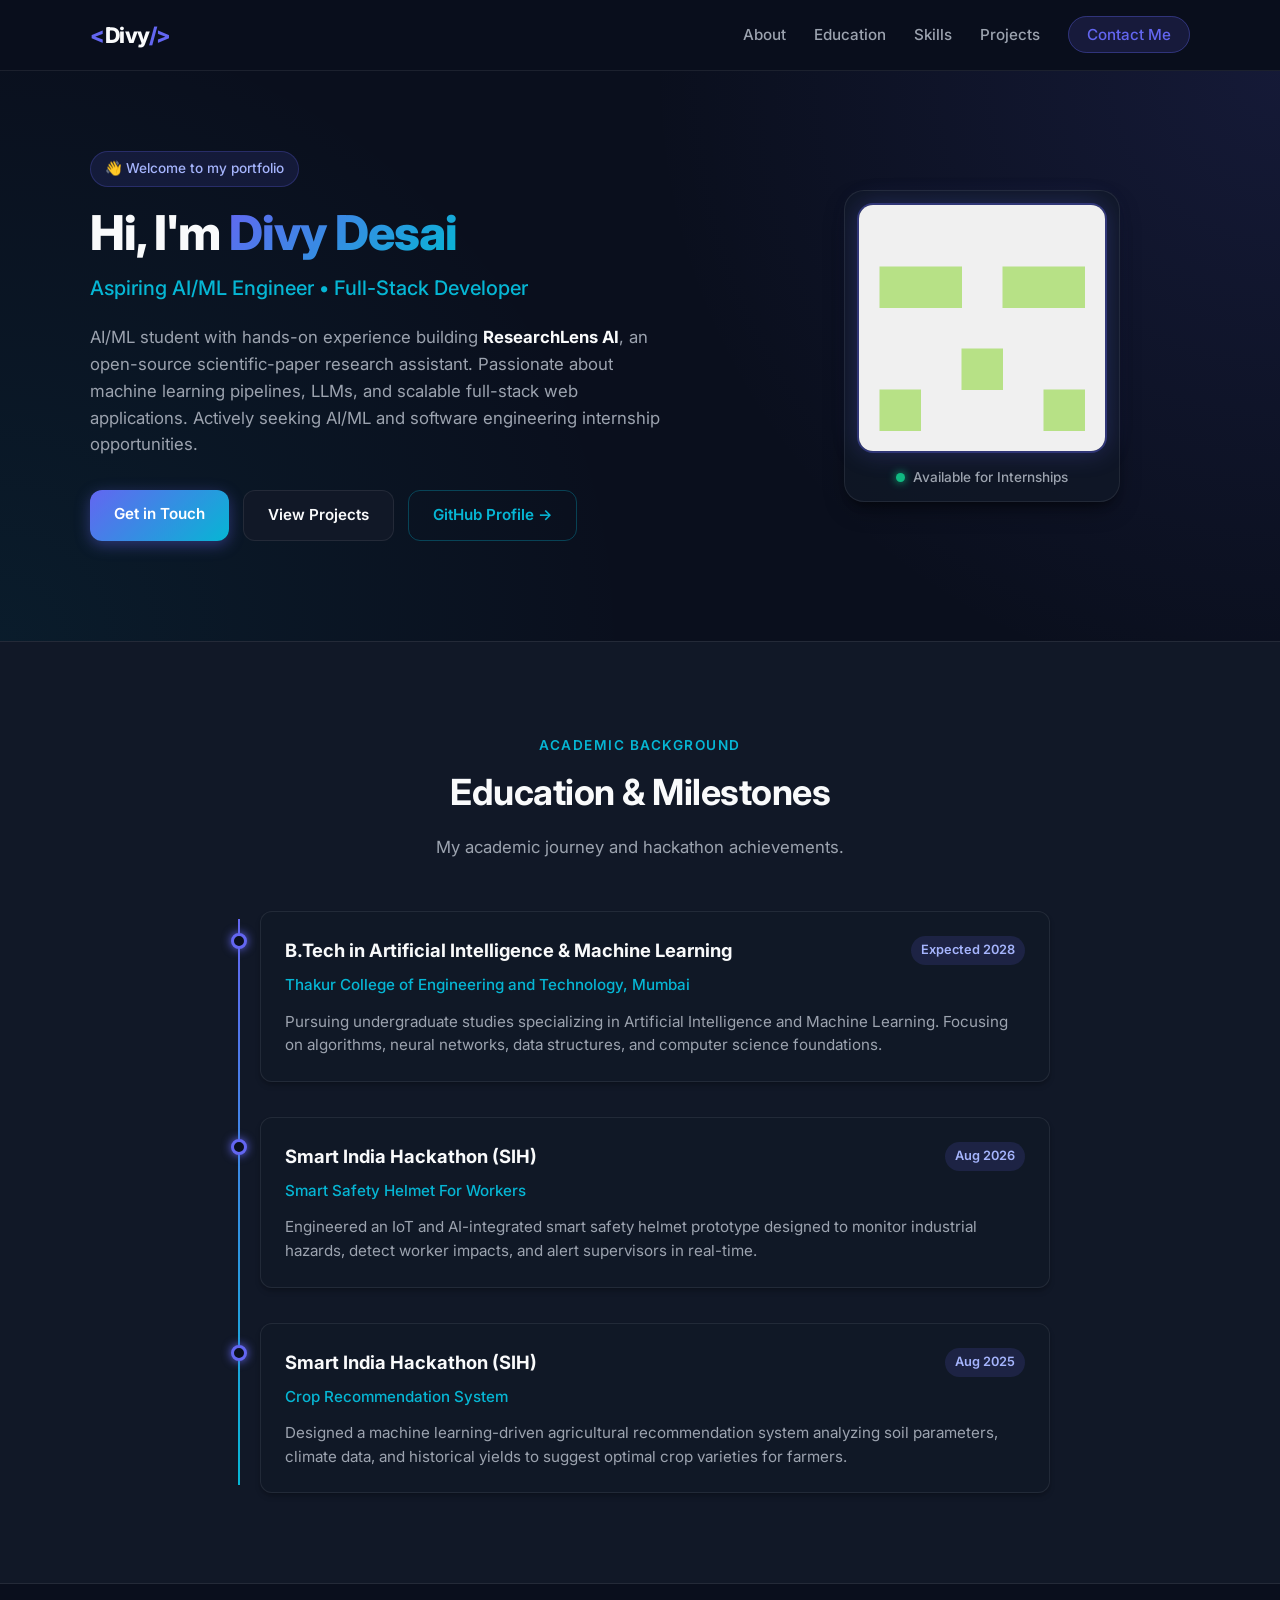
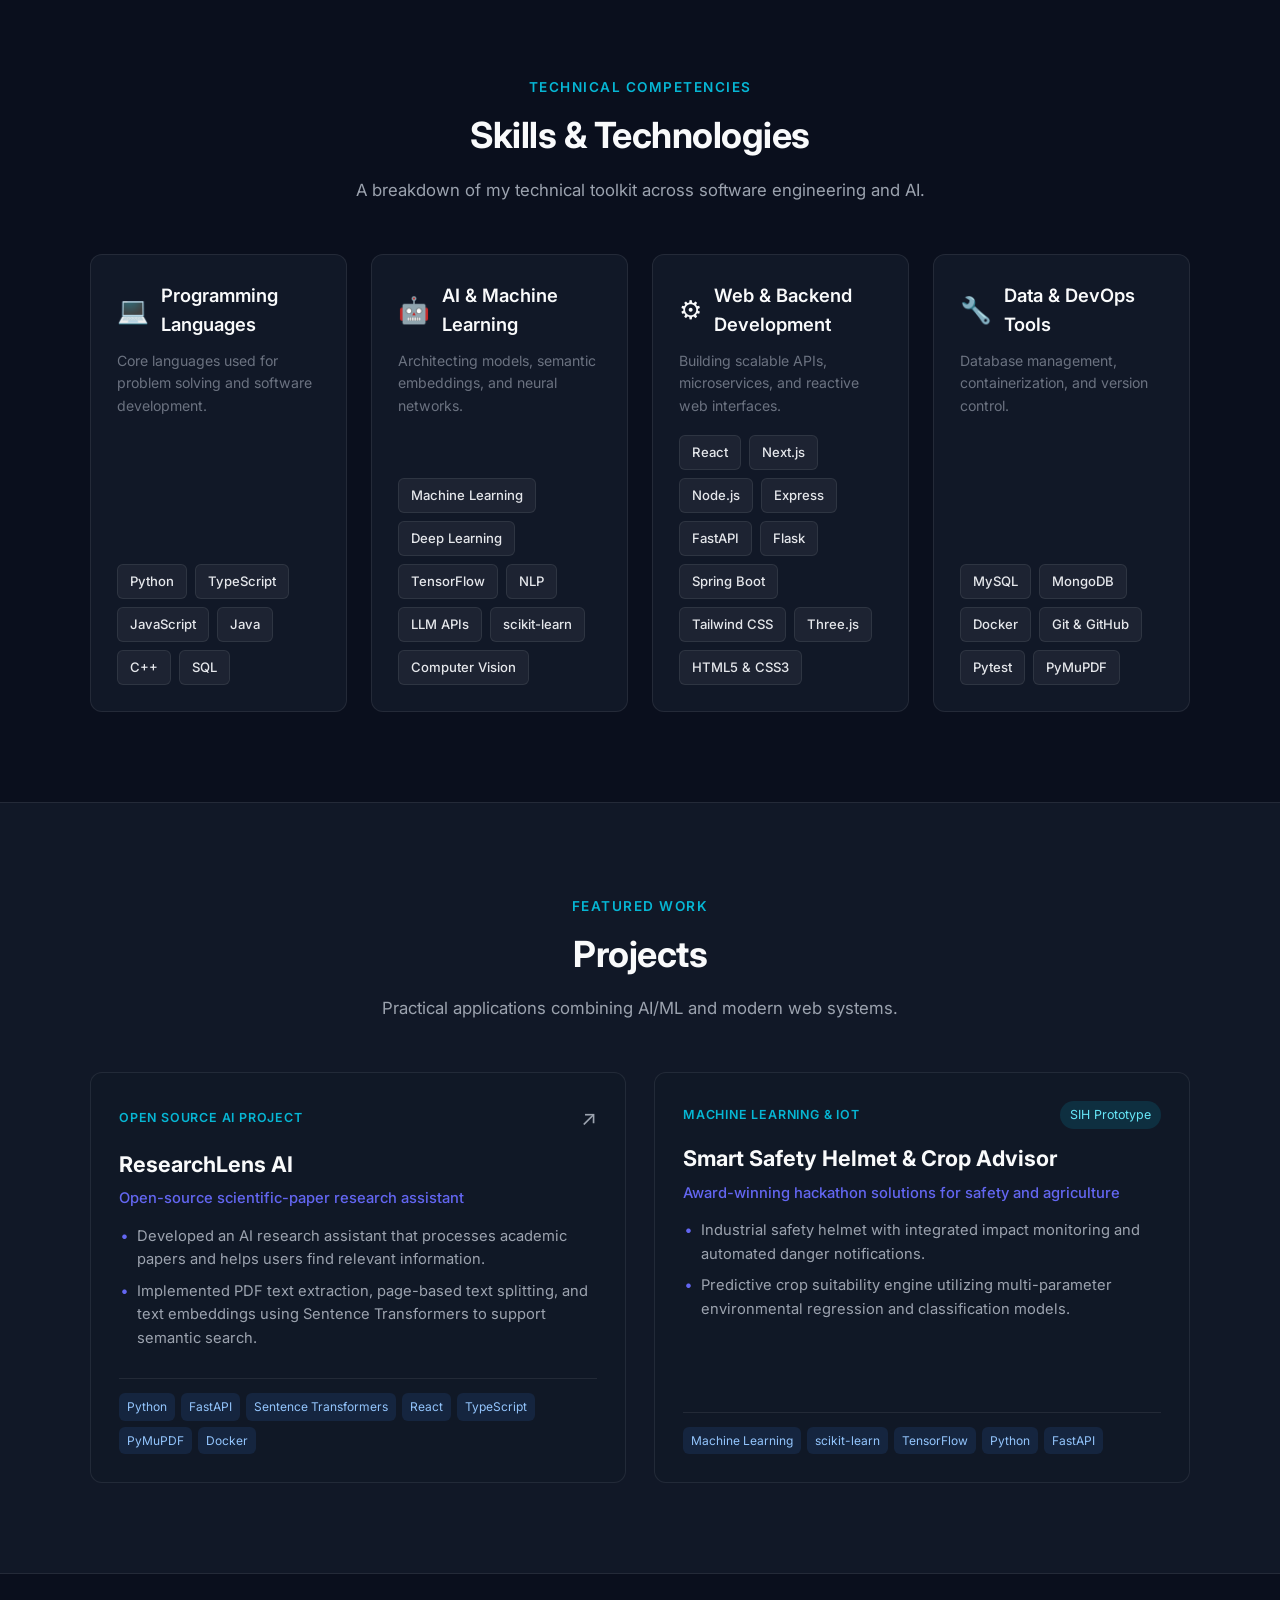
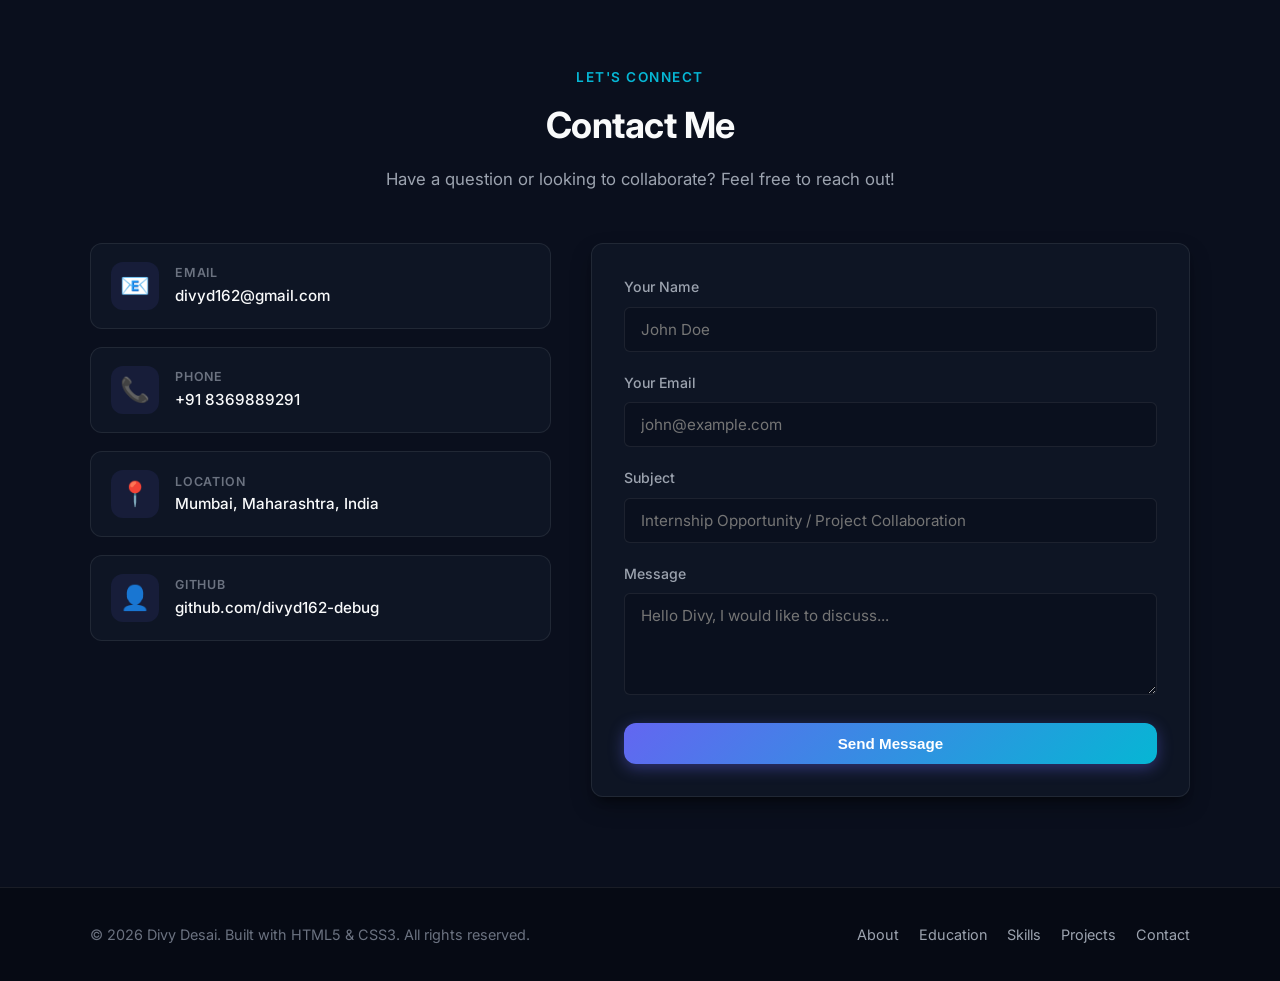
<file: assignment-1-portfolio/index.html>
<!DOCTYPE html>
<html lang="en">
<head>
    <meta charset="UTF-8">
    <meta name="viewport" content="width=device-width, initial-scale=1.0">
    <meta name="description" content="Divy Desai - Portfolio Webpage. Aspiring AI/ML Engineer & Full-Stack Developer.">
    <title>Divy Desai | Portfolio</title>
    <link rel="stylesheet" href="style.css">
    <!-- Google Fonts for modern typography -->
    <link rel="preconnect" href="https://fonts.googleapis.com">
    <link rel="preconnect" href="https://fonts.gstatic.com" crossorigin>
    <link href="https://fonts.googleapis.com/css2?family=Inter:wght@300;400;500;600;700;800&display=swap" rel="stylesheet">
</head>
<body>

    <!-- Header & Navigation -->
    <header class="header">
        <div class="nav-container">
            <a href="#about" class="logo">
                <span class="logo-accent">&lt;</span>Divy<span class="logo-accent">/&gt;</span>
            </a>
            <nav class="nav-menu">
                <ul>
                    <li><a href="#about">About</a></li>
                    <li><a href="#education">Education</a></li>
                    <li><a href="#skills">Skills</a></li>
                    <li><a href="#projects">Projects</a></li>
                    <li><a href="#contact" class="nav-cta">Contact Me</a></li>
                </ul>
            </nav>
        </div>
    </header>

    <main>
        <!-- Hero & About Section -->
        <section id="about" class="section hero-section">
            <div class="container hero-container">
                <div class="hero-content">
                    <p class="badge">👋 Welcome to my portfolio</p>
                    <h1 class="hero-title">Hi, I'm <span class="highlight">Divy Desai</span></h1>
                    <h2 class="hero-subtitle">Aspiring AI/ML Engineer &bull; Full-Stack Developer</h2>
                    <p class="hero-bio">
                        AI/ML student with hands-on experience building <strong>ResearchLens AI</strong>, an open-source scientific-paper research assistant. Passionate about machine learning pipelines, LLMs, and scalable full-stack web applications. Actively seeking AI/ML and software engineering internship opportunities.
                    </p>
                    <div class="hero-actions">
                        <a href="#contact" class="btn btn-primary">Get in Touch</a>
                        <a href="#projects" class="btn btn-secondary">View Projects</a>
                        <a href="https://github.com/divyd162-debug" target="_blank" rel="noopener noreferrer" class="btn btn-outline">
                            GitHub Profile &rarr;
                        </a>
                    </div>
                </div>
                <div class="hero-image-wrapper">
                    <div class="avatar-card">
                        <img src="assets/profile.png" alt="Divy Desai" class="profile-photo">
                        <div class="status-indicator">
                            <span class="status-dot"></span> Available for Internships
                        </div>
                    </div>
                </div>
            </div>
        </section>

        <!-- Education Section -->
        <section id="education" class="section education-section">
            <div class="container">
                <div class="section-header">
                    <span class="section-tag">Academic Background</span>
                    <h2 class="section-title">Education & Milestones</h2>
                    <p class="section-description">My academic journey and hackathon achievements.</p>
                </div>

                <div class="timeline">
                    <!-- College Education Card -->
                    <article class="timeline-item">
                        <div class="timeline-dot"></div>
                        <div class="timeline-card">
                            <div class="card-top">
                                <h3 class="card-title">B.Tech in Artificial Intelligence & Machine Learning</h3>
                                <span class="card-badge">Expected 2028</span>
                            </div>
                            <h4 class="card-institution">Thakur College of Engineering and Technology, Mumbai</h4>
                            <p class="card-text">
                                Pursuing undergraduate studies specializing in Artificial Intelligence and Machine Learning. Focusing on algorithms, neural networks, data structures, and computer science foundations.
                            </p>
                        </div>
                    </article>

                    <!-- Hackathon Achievement 1 -->
                    <article class="timeline-item">
                        <div class="timeline-dot"></div>
                        <div class="timeline-card">
                            <div class="card-top">
                                <h3 class="card-title">Smart India Hackathon (SIH)</h3>
                                <span class="card-badge">Aug 2026</span>
                            </div>
                            <h4 class="card-institution">Smart Safety Helmet For Workers</h4>
                            <p class="card-text">
                                Engineered an IoT and AI-integrated smart safety helmet prototype designed to monitor industrial hazards, detect worker impacts, and alert supervisors in real-time.
                            </p>
                        </div>
                    </article>

                    <!-- Hackathon Achievement 2 -->
                    <article class="timeline-item">
                        <div class="timeline-dot"></div>
                        <div class="timeline-card">
                            <div class="card-top">
                                <h3 class="card-title">Smart India Hackathon (SIH)</h3>
                                <span class="card-badge">Aug 2025</span>
                            </div>
                            <h4 class="card-institution">Crop Recommendation System</h4>
                            <p class="card-text">
                                Designed a machine learning-driven agricultural recommendation system analyzing soil parameters, climate data, and historical yields to suggest optimal crop varieties for farmers.
                            </p>
                        </div>
                    </article>
                </div>
            </div>
        </section>

        <!-- Skills Section -->
        <section id="skills" class="section skills-section">
            <div class="container">
                <div class="section-header">
                    <span class="section-tag">Technical Competencies</span>
                    <h2 class="section-title">Skills & Technologies</h2>
                    <p class="section-description">A breakdown of my technical toolkit across software engineering and AI.</p>
                </div>

                <div class="skills-grid">
                    <!-- Programming Languages -->
                    <article class="skill-category-card">
                        <div class="category-header">
                            <div class="category-icon">&#128187;</div>
                            <h3>Programming Languages</h3>
                        </div>
                        <p class="category-desc">Core languages used for problem solving and software development.</p>
                        <div class="skill-tags">
                            <span class="skill-pill">Python</span>
                            <span class="skill-pill">TypeScript</span>
                            <span class="skill-pill">JavaScript</span>
                            <span class="skill-pill">Java</span>
                            <span class="skill-pill">C++</span>
                            <span class="skill-pill">SQL</span>
                        </div>
                    </article>

                    <!-- AI & Machine Learning -->
                    <article class="skill-category-card">
                        <div class="category-header">
                            <div class="category-icon">&#129302;</div>
                            <h3>AI & Machine Learning</h3>
                        </div>
                        <p class="category-desc">Architecting models, semantic embeddings, and neural networks.</p>
                        <div class="skill-tags">
                            <span class="skill-pill">Machine Learning</span>
                            <span class="skill-pill">Deep Learning</span>
                            <span class="skill-pill">TensorFlow</span>
                            <span class="skill-pill">NLP</span>
                            <span class="skill-pill">LLM APIs</span>
                            <span class="skill-pill">scikit-learn</span>
                            <span class="skill-pill">Computer Vision</span>
                        </div>
                    </article>

                    <!-- Web & Backend -->
                    <article class="skill-category-card">
                        <div class="category-header">
                            <div class="category-icon">&#9881;</div>
                            <h3>Web & Backend Development</h3>
                        </div>
                        <p class="category-desc">Building scalable APIs, microservices, and reactive web interfaces.</p>
                        <div class="skill-tags">
                            <span class="skill-pill">React</span>
                            <span class="skill-pill">Next.js</span>
                            <span class="skill-pill">Node.js</span>
                            <span class="skill-pill">Express</span>
                            <span class="skill-pill">FastAPI</span>
                            <span class="skill-pill">Flask</span>
                            <span class="skill-pill">Spring Boot</span>
                            <span class="skill-pill">Tailwind CSS</span>
                            <span class="skill-pill">Three.js</span>
                            <span class="skill-pill">HTML5 & CSS3</span>
                        </div>
                    </article>

                    <!-- Data & Developer Tools -->
                    <article class="skill-category-card">
                        <div class="category-header">
                            <div class="category-icon">&#128295;</div>
                            <h3>Data & DevOps Tools</h3>
                        </div>
                        <p class="category-desc">Database management, containerization, and version control.</p>
                        <div class="skill-tags">
                            <span class="skill-pill">MySQL</span>
                            <span class="skill-pill">MongoDB</span>
                            <span class="skill-pill">Docker</span>
                            <span class="skill-pill">Git & GitHub</span>
                            <span class="skill-pill">Pytest</span>
                            <span class="skill-pill">PyMuPDF</span>
                        </div>
                    </article>
                </div>
            </div>
        </section>

        <!-- Featured Projects Section -->
        <section id="projects" class="section projects-section">
            <div class="container">
                <div class="section-header">
                    <span class="section-tag">Featured Work</span>
                    <h2 class="section-title">Projects</h2>
                    <p class="section-description">Practical applications combining AI/ML and modern web systems.</p>
                </div>

                <div class="projects-grid">
                    <article class="project-card">
                        <div class="project-card-header">
                            <span class="project-type">Open Source AI Project</span>
                            <a href="https://github.com/divyd162-debug/researchlens-ai" target="_blank" rel="noopener noreferrer" class="project-link" aria-label="GitHub Repository">
                                &#8599;
                            </a>
                        </div>
                        <h3 class="project-title">ResearchLens AI</h3>
                        <p class="project-tagline">Open-source scientific-paper research assistant</p>
                        <ul class="project-highlights">
                            <li>Developed an AI research assistant that processes academic papers and helps users find relevant information.</li>
                            <li>Implemented PDF text extraction, page-based text splitting, and text embeddings using Sentence Transformers to support semantic search.</li>
                        </ul>
                        <div class="project-tech-stack">
                            <span>Python</span>
                            <span>FastAPI</span>
                            <span>Sentence Transformers</span>
                            <span>React</span>
                            <span>TypeScript</span>
                            <span>PyMuPDF</span>
                            <span>Docker</span>
                        </div>
                    </article>

                    <article class="project-card">
                        <div class="project-card-header">
                            <span class="project-type">Machine Learning & IoT</span>
                            <span class="badge-accent">SIH Prototype</span>
                        </div>
                        <h3 class="project-title">Smart Safety Helmet & Crop Advisor</h3>
                        <p class="project-tagline">Award-winning hackathon solutions for safety and agriculture</p>
                        <ul class="project-highlights">
                            <li>Industrial safety helmet with integrated impact monitoring and automated danger notifications.</li>
                            <li>Predictive crop suitability engine utilizing multi-parameter environmental regression and classification models.</li>
                        </ul>
                        <div class="project-tech-stack">
                            <span>Machine Learning</span>
                            <span>scikit-learn</span>
                            <span>TensorFlow</span>
                            <span>Python</span>
                            <span>FastAPI</span>
                        </div>
                    </article>
                </div>
            </div>
        </section>

        <!-- Contact Section -->
        <section id="contact" class="section contact-section">
            <div class="container">
                <div class="section-header">
                    <span class="section-tag">Let's Connect</span>
                    <h2 class="section-title">Contact Me</h2>
                    <p class="section-description">Have a question or looking to collaborate? Feel free to reach out!</p>
                </div>

                <div class="contact-wrapper">
                    <!-- Contact Info Cards -->
                    <div class="contact-info">
                        <div class="contact-item">
                            <div class="contact-icon">&#128231;</div>
                            <div>
                                <span class="contact-label">Email</span>
                                <a href="mailto:divyd162@gmail.com" class="contact-value">divyd162@gmail.com</a>
                            </div>
                        </div>

                        <div class="contact-item">
                            <div class="contact-icon">&#128222;</div>
                            <div>
                                <span class="contact-label">Phone</span>
                                <a href="tel:+918369889291" class="contact-value">+91 8369889291</a>
                            </div>
                        </div>

                        <div class="contact-item">
                            <div class="contact-icon">&#128205;</div>
                            <div>
                                <span class="contact-label">Location</span>
                                <p class="contact-value">Mumbai, Maharashtra, India</p>
                            </div>
                        </div>

                        <div class="contact-item">
                            <div class="contact-icon">&#128100;</div>
                            <div>
                                <span class="contact-label">GitHub</span>
                                <a href="https://github.com/divyd162-debug" target="_blank" rel="noopener noreferrer" class="contact-value">github.com/divyd162-debug</a>
                            </div>
                        </div>
                    </div>

                    <!-- Contact Form -->
                    <form class="contact-form" action="#" method="POST" onsubmit="event.preventDefault(); alert('Thank you for reaching out! Your message has been received.');">
                        <div class="form-group">
                            <label for="name">Your Name</label>
                            <input type="text" id="name" name="name" placeholder="John Doe" required>
                        </div>
                        <div class="form-group">
                            <label for="email">Your Email</label>
                            <input type="email" id="email" name="email" placeholder="john@example.com" required>
                        </div>
                        <div class="form-group">
                            <label for="subject">Subject</label>
                            <input type="text" id="subject" name="subject" placeholder="Internship Opportunity / Project Collaboration" required>
                        </div>
                        <div class="form-group">
                            <label for="message">Message</label>
                            <textarea id="message" name="message" rows="4" placeholder="Hello Divy, I would like to discuss..." required></textarea>
                        </div>
                        <button type="submit" class="btn btn-primary btn-block">Send Message</button>
                    </form>
                </div>
            </div>
        </section>
    </main>

    <!-- Footer -->
    <footer class="footer">
        <div class="container footer-content">
            <p>&copy; 2026 Divy Desai. Built with HTML5 & CSS3. All rights reserved.</p>
            <div class="footer-links">
                <a href="#about">About</a>
                <a href="#education">Education</a>
                <a href="#skills">Skills</a>
                <a href="#projects">Projects</a>
                <a href="#contact">Contact</a>
            </div>
        </div>
    </footer>

</body>
</html>
</file>
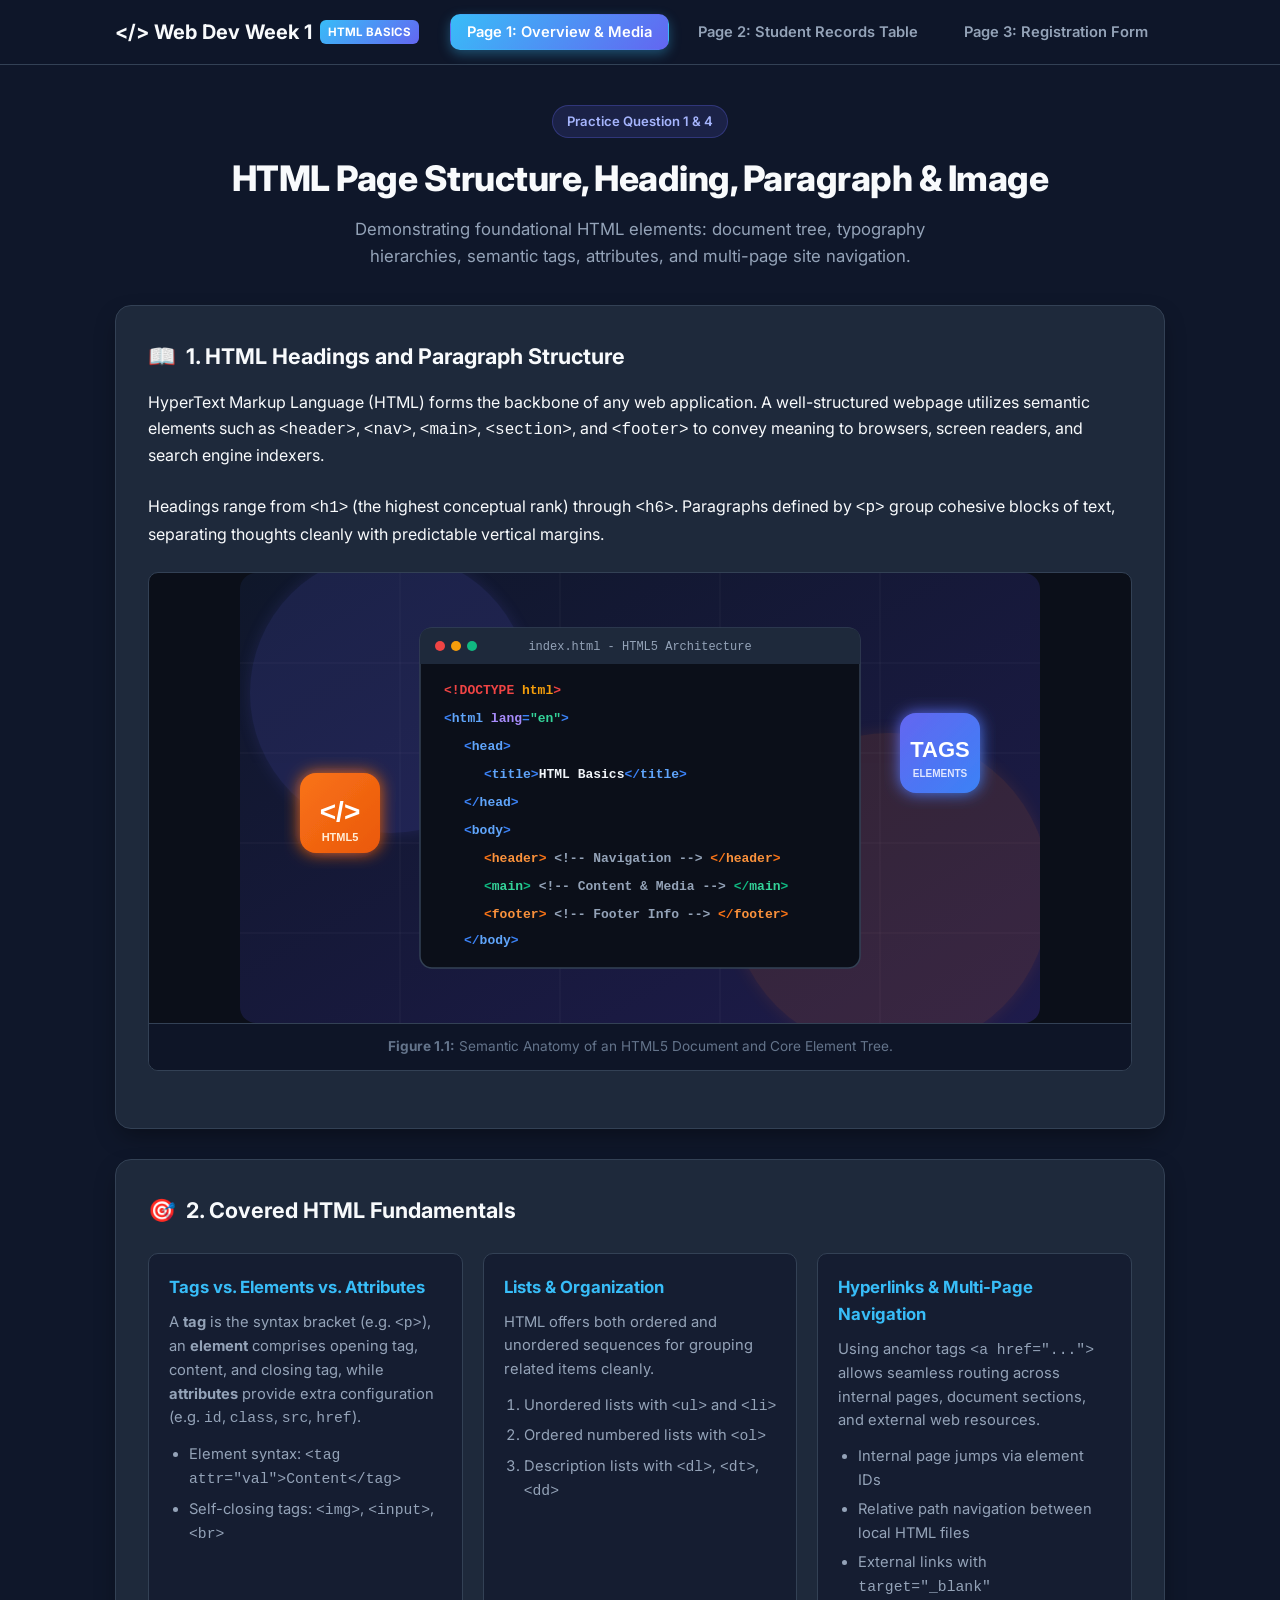
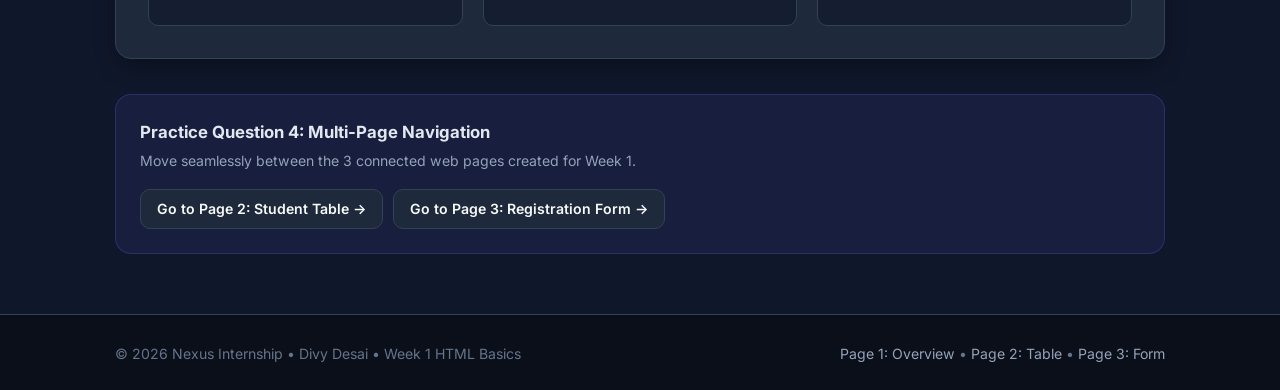
<file: week-1-html-basics/index.html>
<!DOCTYPE html>
<html lang="en">
<head>
    <meta charset="UTF-8">
    <meta name="viewport" content="width=device-width, initial-scale=1.0">
    <meta name="description" content="Week 1 HTML Basics - Practice Question 1: Heading, Paragraph, and Image with 3-page navigation.">
    <title>HTML Basics | Page 1 - Heading, Paragraph & Image</title>
    <link rel="stylesheet" href="style.css">
    <!-- Google Fonts -->
    <link rel="preconnect" href="https://fonts.googleapis.com">
    <link rel="preconnect" href="https://fonts.gstatic.com" crossorigin>
    <link href="https://fonts.googleapis.com/css2?family=Inter:wght@400;500;600;700;800&display=swap" rel="stylesheet">
</head>
<body>

    <!-- Shared Navigation Bar (Practice Question 4) -->
    <header class="site-header">
        <div class="container nav-bar">
            <a href="index.html" class="brand-title">
                <span>&lt;/&gt; Web Dev Week 1</span>
                <span class="brand-tag">HTML Basics</span>
            </a>
            <nav>
                <ul class="nav-links">
                    <li><a href="index.html" class="active">Page 1: Overview &amp; Media</a></li>
                    <li><a href="table.html">Page 2: Student Records Table</a></li>
                    <li><a href="form.html">Page 3: Registration Form</a></li>
                </ul>
            </nav>
        </div>
    </header>

    <main class="container">
        <!-- Page Introduction -->
        <header class="page-intro">
            <span class="question-badge">Practice Question 1 &amp; 4</span>
            <h1 class="page-title">HTML Page Structure, Heading, Paragraph &amp; Image</h1>
            <p class="page-subtitle">
                Demonstrating foundational HTML elements: document tree, typography hierarchies, semantic tags, attributes, and multi-page site navigation.
            </p>
        </header>

        <!-- Section 1: Headings & Paragraphs -->
        <section class="card">
            <h2 class="card-title">
                <span class="icon">&#128214;</span> 1. HTML Headings and Paragraph Structure
            </h2>
            <p>
                HyperText Markup Language (HTML) forms the backbone of any web application. A well-structured webpage utilizes semantic elements such as <code>&lt;header&gt;</code>, <code>&lt;nav&gt;</code>, <code>&lt;main&gt;</code>, <code>&lt;section&gt;</code>, and <code>&lt;footer&gt;</code> to convey meaning to browsers, screen readers, and search engine indexers.
            </p>
            <br>
            <p>
                Headings range from <code>&lt;h1&gt;</code> (the highest conceptual rank) through <code>&lt;h6&gt;</code>. Paragraphs defined by <code>&lt;p&gt;</code> group cohesive blocks of text, separating thoughts cleanly with predictable vertical margins.
            </p>

            <!-- Image Demonstration (Question 1) -->
            <div class="hero-image-box">
                <img 
                    src="assets/html5-illustration.svg" 
                    alt="HTML5 Page Architecture Diagram showing doctype, head, body, header, main, and footer hierarchy" 
                    width="800" 
                    height="450"
                    loading="lazy">
                <div class="image-caption">
                    <strong>Figure 1.1:</strong> Semantic Anatomy of an HTML5 Document and Core Element Tree.
                </div>
            </div>
        </section>

        <!-- Section 2: Core Topics Covered -->
        <section class="card">
            <h3 class="card-title">
                <span class="icon">&#127919;</span> 2. Covered HTML Fundamentals
            </h3>
            
            <div class="topics-grid">
                <article class="topic-item">
                    <h4>Tags vs. Elements vs. Attributes</h4>
                    <p>
                        A <strong>tag</strong> is the syntax bracket (e.g. <code>&lt;p&gt;</code>), an <strong>element</strong> comprises opening tag, content, and closing tag, while <strong>attributes</strong> provide extra configuration (e.g. <code>id</code>, <code>class</code>, <code>src</code>, <code>href</code>).
                    </p>
                    <ul class="styled-list">
                        <li>Element syntax: <code>&lt;tag attr="val"&gt;Content&lt;/tag&gt;</code></li>
                        <li>Self-closing tags: <code>&lt;img&gt;</code>, <code>&lt;input&gt;</code>, <code>&lt;br&gt;</code></li>
                    </ul>
                </article>

                <article class="topic-item">
                    <h4>Lists &amp; Organization</h4>
                    <p>
                        HTML offers both ordered and unordered sequences for grouping related items cleanly.
                    </p>
                    <ol class="styled-list">
                        <li>Unordered lists with <code>&lt;ul&gt;</code> and <code>&lt;li&gt;</code></li>
                        <li>Ordered numbered lists with <code>&lt;ol&gt;</code></li>
                        <li>Description lists with <code>&lt;dl&gt;</code>, <code>&lt;dt&gt;</code>, <code>&lt;dd&gt;</code></li>
                    </ol>
                </article>

                <article class="topic-item">
                    <h4>Hyperlinks &amp; Multi-Page Navigation</h4>
                    <p>
                        Using anchor tags <code>&lt;a href="..."&gt;</code> allows seamless routing across internal pages, document sections, and external web resources.
                    </p>
                    <ul class="styled-list">
                        <li>Internal page jumps via element IDs</li>
                        <li>Relative path navigation between local HTML files</li>
                        <li>External links with <code>target="_blank"</code></li>
                    </ul>
                </article>
            </div>
        </section>

        <!-- Multi-page Navigation Callout (Practice Question 4) -->
        <div class="nav-helper">
            <div class="nav-helper-text">
                <h4>Practice Question 4: Multi-Page Navigation</h4>
                <p>Move seamlessly between the 3 connected web pages created for Week 1.</p>
            </div>
            <div class="nav-buttons">
                <a href="table.html" class="nav-pill">
                    Go to Page 2: Student Table &rarr;
                </a>
                <a href="form.html" class="nav-pill">
                    Go to Page 3: Registration Form &rarr;
                </a>
            </div>
        </div>
    </main>

    <!-- Footer -->
    <footer class="site-footer">
        <div class="container footer-content">
            <p>&copy; 2026 Nexus Internship &bull; Divy Desai &bull; Week 1 HTML Basics</p>
            <div>
                <a href="index.html">Page 1: Overview</a> &bull;
                <a href="table.html">Page 2: Table</a> &bull;
                <a href="form.html">Page 3: Form</a>
            </div>
        </div>
    </footer>

</body>
</html>
</file>
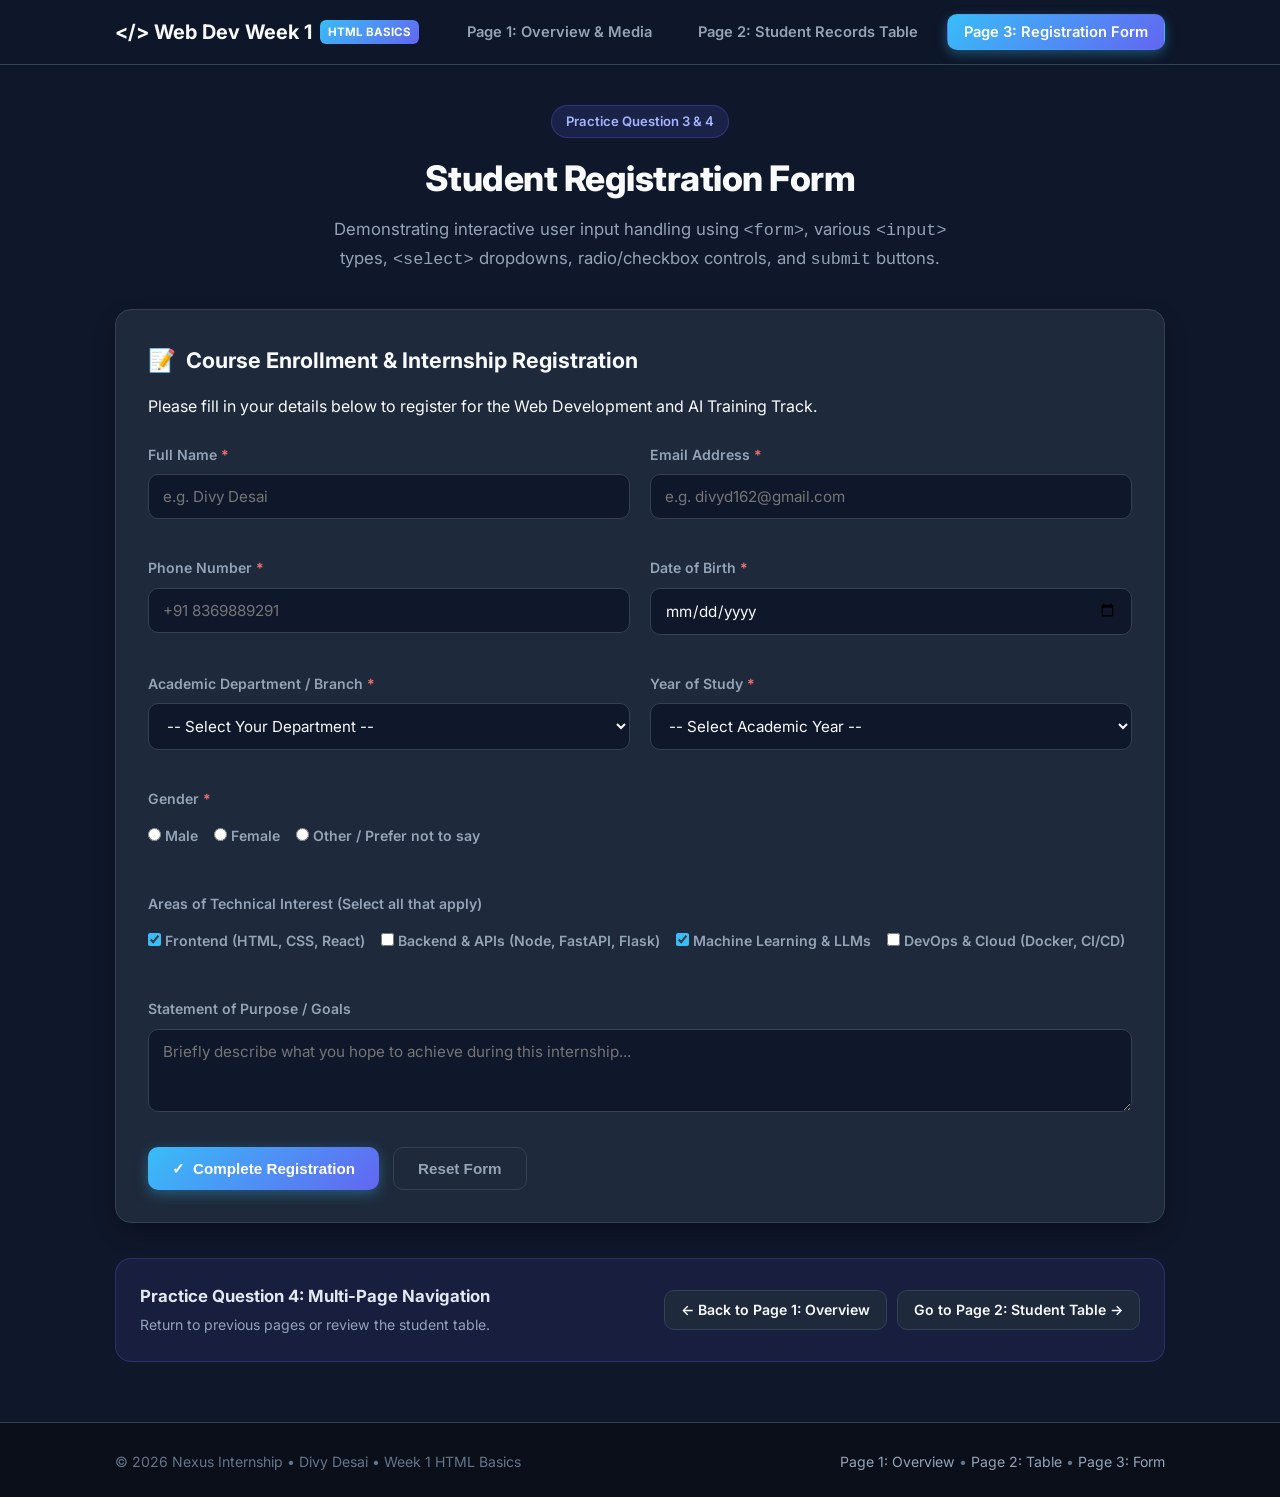
<file: week-1-html-basics/form.html>
<!DOCTYPE html>
<html lang="en">
<head>
    <meta charset="UTF-8">
    <meta name="viewport" content="width=device-width, initial-scale=1.0">
    <meta name="description" content="Week 1 HTML Basics - Practice Question 3: Student Registration Form with input, select, and submit buttons.">
    <title>HTML Basics | Page 3 - Student Registration Form</title>
    <link rel="stylesheet" href="style.css">
    <!-- Google Fonts -->
    <link rel="preconnect" href="https://fonts.googleapis.com">
    <link rel="preconnect" href="https://fonts.gstatic.com" crossorigin>
    <link href="https://fonts.googleapis.com/css2?family=Inter:wght@400;500;600;700;800&display=swap" rel="stylesheet">
</head>
<body>

    <!-- Shared Navigation Bar (Practice Question 4) -->
    <header class="site-header">
        <div class="container nav-bar">
            <a href="index.html" class="brand-title">
                <span>&lt;/&gt; Web Dev Week 1</span>
                <span class="brand-tag">HTML Basics</span>
            </a>
            <nav>
                <ul class="nav-links">
                    <li><a href="index.html">Page 1: Overview &amp; Media</a></li>
                    <li><a href="table.html">Page 2: Student Records Table</a></li>
                    <li><a href="form.html" class="active">Page 3: Registration Form</a></li>
                </ul>
            </nav>
        </div>
    </header>

    <main class="container">
        <!-- Page Introduction -->
        <header class="page-intro">
            <span class="question-badge">Practice Question 3 &amp; 4</span>
            <h1 class="page-title">Student Registration Form</h1>
            <p class="page-subtitle">
                Demonstrating interactive user input handling using <code>&lt;form&gt;</code>, various <code>&lt;input&gt;</code> types, <code>&lt;select&gt;</code> dropdowns, radio/checkbox controls, and <code>submit</code> buttons.
            </p>
        </header>

        <!-- Registration Form Card -->
        <section class="card">
            <h2 class="card-title">
                <span class="icon">&#128221;</span> Course Enrollment &amp; Internship Registration
            </h2>
            <p style="margin-bottom: 24px;">
                Please fill in your details below to register for the Web Development and AI Training Track.
            </p>

            <form action="#" method="POST" onsubmit="event.preventDefault(); alert('Registration submitted successfully! Welcome aboard, ' + document.getElementById('fullName').value + '.');">
                <div class="form-grid">
                    <!-- Full Name Input -->
                    <div class="form-field">
                        <label for="fullName">Full Name <span class="required">*</span></label>
                        <input type="text" id="fullName" name="fullName" placeholder="e.g. Divy Desai" required autocomplete="name">
                    </div>

                    <!-- Email Input -->
                    <div class="form-field">
                        <label for="email">Email Address <span class="required">*</span></label>
                        <input type="email" id="email" name="email" placeholder="e.g. divyd162@gmail.com" required autocomplete="email">
                    </div>

                    <!-- Phone Number Input -->
                    <div class="form-field">
                        <label for="phone">Phone Number <span class="required">*</span></label>
                        <input type="tel" id="phone" name="phone" placeholder="+91 8369889291" required pattern="[0-9+ -]{10,15}">
                    </div>

                    <!-- Date of Birth Input -->
                    <div class="form-field">
                        <label for="dob">Date of Birth <span class="required">*</span></label>
                        <input type="date" id="dob" name="dob" required>
                    </div>

                    <!-- Program Selection (Select Dropdown) -->
                    <div class="form-field">
                        <label for="department">Academic Department / Branch <span class="required">*</span></label>
                        <select id="department" name="department" required>
                            <option value="" disabled selected>-- Select Your Department --</option>
                            <option value="aiml">Artificial Intelligence &amp; Machine Learning (AIML)</option>
                            <option value="cs">Computer Engineering</option>
                            <option value="it">Information Technology</option>
                            <option value="ds">Data Science &amp; Analytics</option>
                            <option value="entc">Electronics &amp; Telecommunication</option>
                        </select>
                    </div>

                    <!-- Year of Study (Select Dropdown) -->
                    <div class="form-field">
                        <label for="academicYear">Year of Study <span class="required">*</span></label>
                        <select id="academicYear" name="academicYear" required>
                            <option value="" disabled selected>-- Select Academic Year --</option>
                            <option value="1">First Year (FE)</option>
                            <option value="2">Second Year (SE)</option>
                            <option value="3">Third Year (TE)</option>
                            <option value="4">Final Year (BE / B.Tech)</option>
                        </select>
                    </div>

                    <!-- Gender Radio Buttons -->
                    <div class="form-field form-full-width">
                        <label>Gender <span class="required">*</span></label>
                        <div class="radio-group">
                            <label class="choice-label">
                                <input type="radio" name="gender" value="male" required> Male
                            </label>
                            <label class="choice-label">
                                <input type="radio" name="gender" value="female"> Female
                            </label>
                            <label class="choice-label">
                                <input type="radio" name="gender" value="other"> Other / Prefer not to say
                            </label>
                        </div>
                    </div>

                    <!-- Technical Focus Checkboxes -->
                    <div class="form-field form-full-width">
                        <label>Areas of Technical Interest (Select all that apply)</label>
                        <div class="checkbox-group">
                            <label class="choice-label">
                                <input type="checkbox" name="interests" value="html-css" checked> Frontend (HTML, CSS, React)
                            </label>
                            <label class="choice-label">
                                <input type="checkbox" name="interests" value="backend"> Backend &amp; APIs (Node, FastAPI, Flask)
                            </label>
                            <label class="choice-label">
                                <input type="checkbox" name="interests" value="aiml" checked> Machine Learning &amp; LLMs
                            </label>
                            <label class="choice-label">
                                <input type="checkbox" name="interests" value="devops"> DevOps &amp; Cloud (Docker, CI/CD)
                            </label>
                        </div>
                    </div>

                    <!-- Additional Statement / Notes (Textarea) -->
                    <div class="form-field form-full-width">
                        <label for="statement">Statement of Purpose / Goals</label>
                        <textarea id="statement" name="statement" rows="3" placeholder="Briefly describe what you hope to achieve during this internship..."></textarea>
                    </div>
                </div>

                <!-- Form Action Buttons -->
                <div class="form-actions">
                    <button type="submit" class="btn btn-primary">
                        <span>&#10003;</span> Complete Registration
                    </button>
                    <button type="reset" class="btn btn-reset">
                        Reset Form
                    </button>
                </div>
            </form>
        </section>

        <!-- Multi-page Navigation Callout (Practice Question 4) -->
        <div class="nav-helper">
            <div class="nav-helper-text">
                <h4>Practice Question 4: Multi-Page Navigation</h4>
                <p>Return to previous pages or review the student table.</p>
            </div>
            <div class="nav-buttons">
                <a href="index.html" class="nav-pill">
                    &larr; Back to Page 1: Overview
                </a>
                <a href="table.html" class="nav-pill">
                    Go to Page 2: Student Table &rarr;
                </a>
            </div>
        </div>
    </main>

    <!-- Footer -->
    <footer class="site-footer">
        <div class="container footer-content">
            <p>&copy; 2026 Nexus Internship &bull; Divy Desai &bull; Week 1 HTML Basics</p>
            <div>
                <a href="index.html">Page 1: Overview</a> &bull;
                <a href="table.html">Page 2: Table</a> &bull;
                <a href="form.html">Page 3: Form</a>
            </div>
        </div>
    </footer>

</body>
</html>
</file>
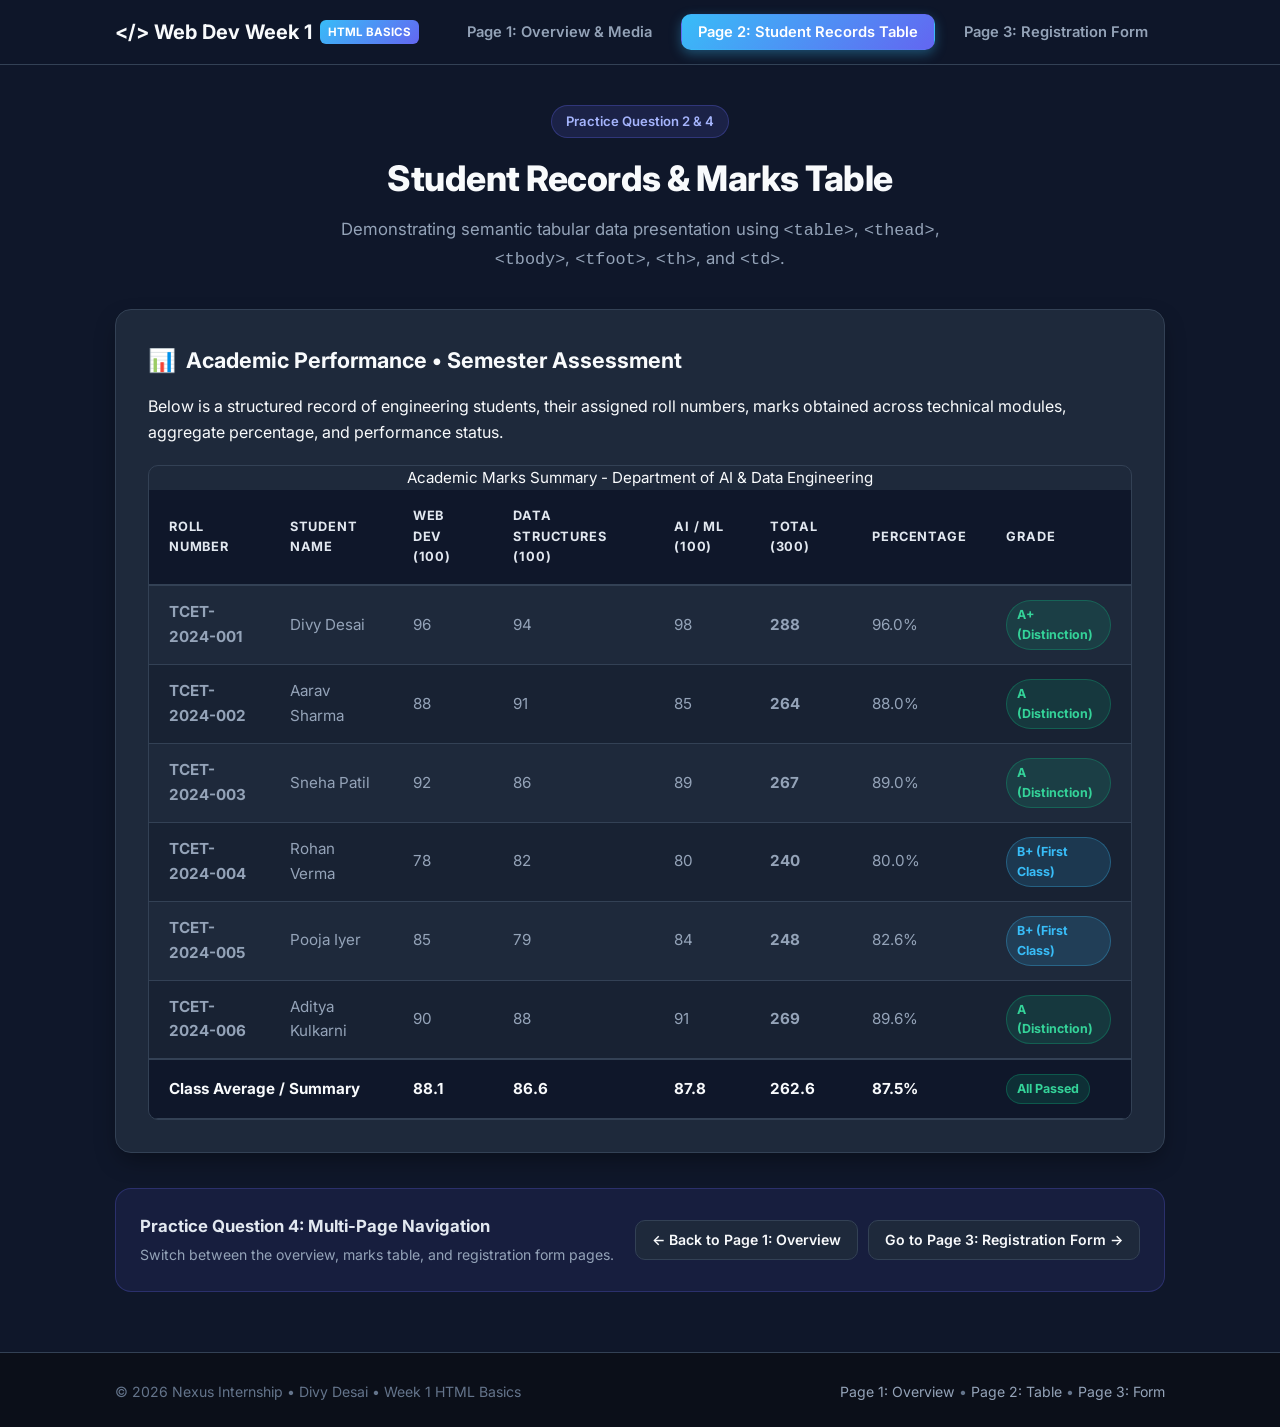
<file: week-1-html-basics/table.html>
<!DOCTYPE html>
<html lang="en">
<head>
    <meta charset="UTF-8">
    <meta name="viewport" content="width=device-width, initial-scale=1.0">
    <meta name="description" content="Week 1 HTML Basics - Practice Question 2: Student Names, Roll Numbers, and Marks Table with multi-page navigation.">
    <title>HTML Basics | Page 2 - Student Records Table</title>
    <link rel="stylesheet" href="style.css">
    <!-- Google Fonts -->
    <link rel="preconnect" href="https://fonts.googleapis.com">
    <link rel="preconnect" href="https://fonts.gstatic.com" crossorigin>
    <link href="https://fonts.googleapis.com/css2?family=Inter:wght@400;500;600;700;800&display=swap" rel="stylesheet">
</head>
<body>

    <!-- Shared Navigation Bar (Practice Question 4) -->
    <header class="site-header">
        <div class="container nav-bar">
            <a href="index.html" class="brand-title">
                <span>&lt;/&gt; Web Dev Week 1</span>
                <span class="brand-tag">HTML Basics</span>
            </a>
            <nav>
                <ul class="nav-links">
                    <li><a href="index.html">Page 1: Overview &amp; Media</a></li>
                    <li><a href="table.html" class="active">Page 2: Student Records Table</a></li>
                    <li><a href="form.html">Page 3: Registration Form</a></li>
                </ul>
            </nav>
        </div>
    </header>

    <main class="container">
        <!-- Page Introduction -->
        <header class="page-intro">
            <span class="question-badge">Practice Question 2 &amp; 4</span>
            <h1 class="page-title">Student Records &amp; Marks Table</h1>
            <p class="page-subtitle">
                Demonstrating semantic tabular data presentation using <code>&lt;table&gt;</code>, <code>&lt;thead&gt;</code>, <code>&lt;tbody&gt;</code>, <code>&lt;tfoot&gt;</code>, <code>&lt;th&gt;</code>, and <code>&lt;td&gt;</code>.
            </p>
        </header>

        <!-- Table Card -->
        <section class="card">
            <h2 class="card-title">
                <span class="icon">&#128202;</span> Academic Performance &bull; Semester Assessment
            </h2>
            <p>
                Below is a structured record of engineering students, their assigned roll numbers, marks obtained across technical modules, aggregate percentage, and performance status.
            </p>

            <div class="table-responsive">
                <table class="custom-table">
                    <caption>Academic Marks Summary - Department of AI &amp; Data Engineering</caption>
                    <thead>
                        <tr>
                            <th scope="col">Roll Number</th>
                            <th scope="col">Student Name</th>
                            <th scope="col">Web Dev (100)</th>
                            <th scope="col">Data Structures (100)</th>
                            <th scope="col">AI / ML (100)</th>
                            <th scope="col">Total (300)</th>
                            <th scope="col">Percentage</th>
                            <th scope="col">Grade</th>
                        </tr>
                    </thead>
                    <tbody>
                        <tr>
                            <td><strong>TCET-2024-001</strong></td>
                            <td>Divy Desai</td>
                            <td>96</td>
                            <td>94</td>
                            <td>98</td>
                            <td><strong>288</strong></td>
                            <td>96.0%</td>
                            <td><span class="badge-grade grade-a">A+ (Distinction)</span></td>
                        </tr>
                        <tr>
                            <td><strong>TCET-2024-002</strong></td>
                            <td>Aarav Sharma</td>
                            <td>88</td>
                            <td>91</td>
                            <td>85</td>
                            <td><strong>264</strong></td>
                            <td>88.0%</td>
                            <td><span class="badge-grade grade-a">A (Distinction)</span></td>
                        </tr>
                        <tr>
                            <td><strong>TCET-2024-003</strong></td>
                            <td>Sneha Patil</td>
                            <td>92</td>
                            <td>86</td>
                            <td>89</td>
                            <td><strong>267</strong></td>
                            <td>89.0%</td>
                            <td><span class="badge-grade grade-a">A (Distinction)</span></td>
                        </tr>
                        <tr>
                            <td><strong>TCET-2024-004</strong></td>
                            <td>Rohan Verma</td>
                            <td>78</td>
                            <td>82</td>
                            <td>80</td>
                            <td><strong>240</strong></td>
                            <td>80.0%</td>
                            <td><span class="badge-grade grade-b">B+ (First Class)</span></td>
                        </tr>
                        <tr>
                            <td><strong>TCET-2024-005</strong></td>
                            <td>Pooja Iyer</td>
                            <td>85</td>
                            <td>79</td>
                            <td>84</td>
                            <td><strong>248</strong></td>
                            <td>82.6%</td>
                            <td><span class="badge-grade grade-b">B+ (First Class)</span></td>
                        </tr>
                        <tr>
                            <td><strong>TCET-2024-006</strong></td>
                            <td>Aditya Kulkarni</td>
                            <td>90</td>
                            <td>88</td>
                            <td>91</td>
                            <td><strong>269</strong></td>
                            <td>89.6%</td>
                            <td><span class="badge-grade grade-a">A (Distinction)</span></td>
                        </tr>
                    </tbody>
                    <tfoot>
                        <tr>
                            <td colspan="2"><strong>Class Average / Summary</strong></td>
                            <td>88.1</td>
                            <td>86.6</td>
                            <td>87.8</td>
                            <td><strong>262.6</strong></td>
                            <td><strong>87.5%</strong></td>
                            <td><span class="badge-grade grade-a">All Passed</span></td>
                        </tr>
                    </tfoot>
                </table>
            </div>
        </section>

        <!-- Multi-page Navigation Callout (Practice Question 4) -->
        <div class="nav-helper">
            <div class="nav-helper-text">
                <h4>Practice Question 4: Multi-Page Navigation</h4>
                <p>Switch between the overview, marks table, and registration form pages.</p>
            </div>
            <div class="nav-buttons">
                <a href="index.html" class="nav-pill">
                    &larr; Back to Page 1: Overview
                </a>
                <a href="form.html" class="nav-pill">
                    Go to Page 3: Registration Form &rarr;
                </a>
            </div>
        </div>
    </main>

    <!-- Footer -->
    <footer class="site-footer">
        <div class="container footer-content">
            <p>&copy; 2026 Nexus Internship &bull; Divy Desai &bull; Week 1 HTML Basics</p>
            <div>
                <a href="index.html">Page 1: Overview</a> &bull;
                <a href="table.html">Page 2: Table</a> &bull;
                <a href="form.html">Page 3: Form</a>
            </div>
        </div>
    </footer>

</body>
</html>
</file>
<file: assignment-1-portfolio/style.css>
/* ==========================================================================
   Portfolio Stylesheet - Divy Desai
   Assignment 1: HTML & CSS Fundamentals (Structure, Design, Layout)
   ========================================================================== */

/* Design Tokens & CSS Variables */
:root {
    --bg-primary: #0a0f1d;
    --bg-secondary: #111827;
    --bg-card: rgba(17, 24, 39, 0.75);
    --bg-card-hover: rgba(31, 41, 55, 0.85);
    --border-color: rgba(255, 255, 255, 0.08);
    --border-focus: #6366f1;

    --text-primary: #f9fafb;
    --text-secondary: #9ca3af;
    --text-muted: #6b7280;

    --accent-primary: #6366f1;       /* Indigo */
    --accent-primary-hover: #4f46e5;
    --accent-secondary: #06b6d4;     /* Cyan */
    --accent-gradient: linear-gradient(135deg, #6366f1 0%, #06b6d4 100%);
    --accent-glow: rgba(99, 102, 241, 0.25);

    --success: #10b981;
    --font-family: 'Inter', -apple-system, BlinkMacSystemFont, 'Segoe UI', Roboto, sans-serif;

    --radius-sm: 6px;
    --radius-md: 12px;
    --radius-lg: 20px;
    --radius-full: 9999px;

    --shadow-subtle: 0 4px 6px -1px rgba(0, 0, 0, 0.2), 0 2px 4px -2px rgba(0, 0, 0, 0.2);
    --shadow-card: 0 10px 25px -5px rgba(0, 0, 0, 0.4), 0 8px 10px -6px rgba(0, 0, 0, 0.4);
    --shadow-hover: 0 20px 30px -10px rgba(99, 102, 241, 0.3);

    --transition: all 0.25s ease-in-out;
}

/* Reset & Base Styles */
*, *::before, *::after {
    margin: 0;
    padding: 0;
    box-sizing: border-box;
}

html {
    scroll-behavior: smooth;
    font-size: 16px;
}

body {
    font-family: var(--font-family);
    background-color: var(--bg-primary);
    color: var(--text-primary);
    line-height: 1.6;
    overflow-x: hidden;
    -webkit-font-smoothing: antialiased;
}

/* Shared Layout Containers */
.container {
    width: 90%;
    max-width: 1100px;
    margin: 0 auto;
}

.section {
    padding: 90px 0;
}

.section-header {
    text-align: center;
    margin-bottom: 50px;
}

.section-tag {
    display: inline-block;
    color: var(--accent-secondary);
    font-size: 0.85rem;
    font-weight: 600;
    text-transform: uppercase;
    letter-spacing: 1.5px;
    margin-bottom: 8px;
}

.section-title {
    font-size: 2.25rem;
    font-weight: 700;
    color: var(--text-primary);
    letter-spacing: -0.5px;
    margin-bottom: 12px;
}

.section-description {
    color: var(--text-secondary);
    font-size: 1.05rem;
    max-width: 600px;
    margin: 0 auto;
}

/* Header & Sticky Navigation */
.header {
    position: sticky;
    top: 0;
    z-index: 1000;
    background: rgba(10, 15, 29, 0.85);
    backdrop-filter: blur(12px);
    -webkit-backdrop-filter: blur(12px);
    border-bottom: 1px solid var(--border-color);
}

.nav-container {
    width: 90%;
    max-width: 1100px;
    margin: 0 auto;
    display: flex;
    justify-content: space-between;
    align-items: center;
    height: 70px;
}

.logo {
    font-size: 1.35rem;
    font-weight: 800;
    color: var(--text-primary);
    text-decoration: none;
    letter-spacing: -0.5px;
}

.logo-accent {
    color: var(--accent-primary);
}

.nav-menu ul {
    display: flex;
    list-style: none;
    align-items: center;
    gap: 28px;
}

.nav-menu a {
    color: var(--text-secondary);
    text-decoration: none;
    font-size: 0.95rem;
    font-weight: 500;
    transition: var(--transition);
}

.nav-menu a:hover {
    color: var(--accent-secondary);
}

.nav-menu .nav-cta {
    background-color: rgba(99, 102, 241, 0.15);
    color: var(--accent-primary);
    padding: 8px 18px;
    border-radius: var(--radius-full);
    border: 1px solid rgba(99, 102, 241, 0.35);
}

.nav-menu .nav-cta:hover {
    background-color: var(--accent-primary);
    color: #ffffff;
}

/* Hero / About Section */
.hero-section {
    padding-top: 80px;
    padding-bottom: 100px;
    background: radial-gradient(circle at top right, rgba(99, 102, 241, 0.12), transparent 45%),
                radial-gradient(circle at bottom left, rgba(6, 182, 212, 0.08), transparent 45%);
}

.hero-container {
    display: flex;
    align-items: center;
    justify-content: space-between;
    gap: 60px;
}

.hero-content {
    flex: 1.2;
}

.badge {
    display: inline-block;
    background: rgba(99, 102, 241, 0.12);
    color: #a5b4fc;
    border: 1px solid rgba(99, 102, 241, 0.25);
    padding: 6px 14px;
    border-radius: var(--radius-full);
    font-size: 0.85rem;
    font-weight: 500;
    margin-bottom: 18px;
}

.hero-title {
    font-size: 3rem;
    font-weight: 800;
    line-height: 1.15;
    margin-bottom: 12px;
    letter-spacing: -1px;
}

.highlight {
    background: var(--accent-gradient);
    -webkit-background-clip: text;
    -webkit-text-fill-color: transparent;
}

.hero-subtitle {
    font-size: 1.25rem;
    font-weight: 500;
    color: var(--accent-secondary);
    margin-bottom: 20px;
}

.hero-bio {
    font-size: 1.05rem;
    color: var(--text-secondary);
    margin-bottom: 32px;
    max-width: 580px;
}

.hero-bio strong {
    color: var(--text-primary);
}

.hero-actions {
    display: flex;
    flex-wrap: wrap;
    gap: 14px;
}

/* Profile Photo Card */
.hero-image-wrapper {
    flex: 0.8;
    display: flex;
    justify-content: center;
}

.avatar-card {
    position: relative;
    padding: 12px;
    border-radius: var(--radius-lg);
    background: var(--bg-card);
    border: 1px solid var(--border-color);
    box-shadow: var(--shadow-card);
    display: flex;
    flex-direction: column;
    align-items: center;
}

.profile-photo {
    width: 250px;
    height: 250px;
    object-fit: cover;
    border-radius: calc(var(--radius-lg) - 4px);
    border: 2px solid rgba(99, 102, 241, 0.4);
    box-shadow: 0 0 25px var(--accent-glow);
    transition: var(--transition);
}

.avatar-card:hover .profile-photo {
    transform: scale(1.02);
    border-color: var(--accent-secondary);
}

.status-indicator {
    margin-top: 14px;
    font-size: 0.85rem;
    color: var(--text-secondary);
    display: flex;
    align-items: center;
    gap: 8px;
    font-weight: 500;
}

.status-dot {
    width: 9px;
    height: 9px;
    background-color: var(--success);
    border-radius: 50%;
    box-shadow: 0 0 8px var(--success);
}

/* Buttons */
.btn {
    display: inline-block;
    padding: 12px 24px;
    border-radius: var(--radius-md);
    font-size: 0.95rem;
    font-weight: 600;
    text-decoration: none;
    cursor: pointer;
    transition: var(--transition);
    border: none;
}

.btn-primary {
    background: var(--accent-gradient);
    color: #ffffff;
    box-shadow: 0 4px 15px rgba(99, 102, 241, 0.4);
}

.btn-primary:hover {
    transform: translateY(-2px);
    box-shadow: 0 8px 22px rgba(99, 102, 241, 0.55);
}

.btn-secondary {
    background-color: var(--bg-secondary);
    color: var(--text-primary);
    border: 1px solid var(--border-color);
}

.btn-secondary:hover {
    background-color: #1f2937;
    border-color: rgba(255, 255, 255, 0.2);
    transform: translateY(-2px);
}

.btn-outline {
    background: transparent;
    color: var(--accent-secondary);
    border: 1px solid rgba(6, 182, 212, 0.3);
}

.btn-outline:hover {
    background: rgba(6, 182, 212, 0.1);
    border-color: var(--accent-secondary);
    transform: translateY(-2px);
}

.btn-block {
    width: 100%;
}

/* Education & Timeline Section */
.education-section {
    background-color: var(--bg-secondary);
    border-top: 1px solid var(--border-color);
    border-bottom: 1px solid var(--border-color);
}

.timeline {
    position: relative;
    max-width: 820px;
    margin: 0 auto;
    padding-left: 30px;
}

.timeline::before {
    content: '';
    position: absolute;
    top: 8px;
    bottom: 8px;
    left: 8px;
    width: 2px;
    background: linear-gradient(180deg, var(--accent-primary) 0%, var(--accent-secondary) 100%);
}

.timeline-item {
    position: relative;
    margin-bottom: 35px;
}

.timeline-item:last-child {
    margin-bottom: 0;
}

.timeline-dot {
    position: absolute;
    left: -29px;
    top: 22px;
    width: 16px;
    height: 16px;
    border-radius: 50%;
    background-color: var(--bg-primary);
    border: 3px solid var(--accent-primary);
    box-shadow: 0 0 10px var(--accent-primary);
}

.timeline-card {
    background: var(--bg-card);
    border: 1px solid var(--border-color);
    border-radius: var(--radius-md);
    padding: 24px;
    box-shadow: var(--shadow-subtle);
    transition: var(--transition);
}

.timeline-card:hover {
    transform: translateY(-2px);
    border-color: rgba(99, 102, 241, 0.3);
    box-shadow: var(--shadow-card);
}

.card-top {
    display: flex;
    justify-content: space-between;
    align-items: center;
    margin-bottom: 8px;
    flex-wrap: wrap;
    gap: 8px;
}

.card-title {
    font-size: 1.15rem;
    font-weight: 700;
    color: var(--text-primary);
}

.card-badge {
    background: rgba(99, 102, 241, 0.15);
    color: #a5b4fc;
    font-size: 0.8rem;
    font-weight: 600;
    padding: 4px 10px;
    border-radius: var(--radius-full);
}

.card-institution {
    font-size: 0.95rem;
    font-weight: 500;
    color: var(--accent-secondary);
    margin-bottom: 12px;
}

.card-text {
    font-size: 0.95rem;
    color: var(--text-secondary);
    line-height: 1.55;
}

/* Skills Section */
.skills-grid {
    display: grid;
    grid-template-columns: repeat(auto-fit, minmax(240px, 1fr));
    gap: 24px;
}

.skill-category-card {
    background: var(--bg-secondary);
    border: 1px solid var(--border-color);
    border-radius: var(--radius-md);
    padding: 26px;
    transition: var(--transition);
    display: flex;
    flex-direction: column;
}

.skill-category-card:hover {
    transform: translateY(-4px);
    border-color: rgba(99, 102, 241, 0.4);
    box-shadow: var(--shadow-hover);
}

.category-header {
    display: flex;
    align-items: center;
    gap: 12px;
    margin-bottom: 10px;
}

.category-icon {
    font-size: 1.6rem;
}

.category-header h3 {
    font-size: 1.15rem;
    font-weight: 600;
    color: var(--text-primary);
}

.category-desc {
    font-size: 0.88rem;
    color: var(--text-muted);
    margin-bottom: 18px;
}

.skill-tags {
    display: flex;
    flex-wrap: wrap;
    gap: 8px;
    margin-top: auto;
}

.skill-pill {
    background: rgba(255, 255, 255, 0.05);
    color: #e5e7eb;
    font-size: 0.82rem;
    font-weight: 500;
    padding: 6px 12px;
    border-radius: var(--radius-sm);
    border: 1px solid rgba(255, 255, 255, 0.08);
    transition: var(--transition);
}

.skill-pill:hover {
    background: rgba(99, 102, 241, 0.2);
    color: #c7d2fe;
    border-color: rgba(99, 102, 241, 0.4);
}

/* Projects Section */
.projects-section {
    background-color: var(--bg-secondary);
    border-top: 1px solid var(--border-color);
    border-bottom: 1px solid var(--border-color);
}

.projects-grid {
    display: grid;
    grid-template-columns: repeat(auto-fit, minmax(320px, 1fr));
    gap: 28px;
}

.project-card {
    background: var(--bg-card);
    border: 1px solid var(--border-color);
    border-radius: var(--radius-md);
    padding: 28px;
    transition: var(--transition);
    display: flex;
    flex-direction: column;
}

.project-card:hover {
    transform: translateY(-4px);
    border-color: rgba(6, 182, 212, 0.4);
    box-shadow: 0 15px 30px -10px rgba(6, 182, 212, 0.25);
}

.project-card-header {
    display: flex;
    justify-content: space-between;
    align-items: center;
    margin-bottom: 12px;
}

.project-type {
    font-size: 0.78rem;
    font-weight: 600;
    text-transform: uppercase;
    color: var(--accent-secondary);
    letter-spacing: 0.8px;
}

.badge-accent {
    font-size: 0.78rem;
    background: rgba(6, 182, 212, 0.15);
    color: #67e8f9;
    padding: 4px 10px;
    border-radius: var(--radius-full);
}

.project-link {
    color: var(--text-secondary);
    text-decoration: none;
    font-size: 1.3rem;
    transition: var(--transition);
}

.project-link:hover {
    color: var(--accent-secondary);
    transform: scale(1.15);
}

.project-title {
    font-size: 1.35rem;
    font-weight: 700;
    margin-bottom: 6px;
    color: var(--text-primary);
}

.project-tagline {
    font-size: 0.92rem;
    color: var(--accent-primary);
    margin-bottom: 14px;
    font-weight: 500;
}

.project-highlights {
    list-style: none;
    margin-bottom: 20px;
    flex-grow: 1;
}

.project-highlights li {
    font-size: 0.92rem;
    color: var(--text-secondary);
    margin-bottom: 8px;
    position: relative;
    padding-left: 18px;
}

.project-highlights li::before {
    content: "•";
    color: var(--accent-primary);
    position: absolute;
    left: 2px;
    font-weight: bold;
}

.project-tech-stack {
    display: flex;
    flex-wrap: wrap;
    gap: 6px;
    padding-top: 14px;
    border-top: 1px solid var(--border-color);
}

.project-tech-stack span {
    font-size: 0.75rem;
    color: #93c5fd;
    background: rgba(59, 130, 246, 0.12);
    padding: 4px 8px;
    border-radius: var(--radius-sm);
}

/* Contact Section */
.contact-wrapper {
    display: grid;
    grid-template-columns: 1fr 1.3fr;
    gap: 40px;
    align-items: start;
}

.contact-info {
    display: flex;
    flex-direction: column;
    gap: 18px;
}

.contact-item {
    display: flex;
    align-items: center;
    gap: 16px;
    background: var(--bg-card);
    border: 1px solid var(--border-color);
    padding: 18px 20px;
    border-radius: var(--radius-md);
    transition: var(--transition);
}

.contact-item:hover {
    border-color: rgba(99, 102, 241, 0.35);
    transform: translateX(4px);
}

.contact-icon {
    font-size: 1.5rem;
    width: 48px;
    height: 48px;
    background: rgba(99, 102, 241, 0.1);
    border-radius: var(--radius-md);
    display: flex;
    align-items: center;
    justify-content: center;
}

.contact-label {
    display: block;
    font-size: 0.78rem;
    text-transform: uppercase;
    color: var(--text-muted);
    letter-spacing: 0.8px;
    font-weight: 600;
}

.contact-value {
    color: var(--text-primary);
    font-size: 0.95rem;
    font-weight: 500;
    text-decoration: none;
    transition: var(--transition);
}

a.contact-value:hover {
    color: var(--accent-secondary);
}

/* Contact Form */
.contact-form {
    background: var(--bg-card);
    border: 1px solid var(--border-color);
    border-radius: var(--radius-md);
    padding: 32px;
    box-shadow: var(--shadow-card);
}

.form-group {
    margin-bottom: 20px;
}

.form-group label {
    display: block;
    font-size: 0.88rem;
    font-weight: 500;
    color: var(--text-secondary);
    margin-bottom: 8px;
}

.form-group input,
.form-group textarea {
    width: 100%;
    padding: 12px 16px;
    background: rgba(10, 15, 29, 0.8);
    border: 1px solid var(--border-color);
    border-radius: var(--radius-sm);
    color: var(--text-primary);
    font-family: inherit;
    font-size: 0.95rem;
    transition: var(--transition);
}

.form-group input:focus,
.form-group textarea:focus {
    outline: none;
    border-color: var(--accent-primary);
    box-shadow: 0 0 0 3px rgba(99, 102, 241, 0.25);
}

.form-group textarea {
    resize: vertical;
}

/* Footer */
.footer {
    background: #060a14;
    border-top: 1px solid var(--border-color);
    padding: 35px 0;
}

.footer-content {
    display: flex;
    justify-content: space-between;
    align-items: center;
    flex-wrap: wrap;
    gap: 16px;
}

.footer p {
    font-size: 0.9rem;
    color: var(--text-muted);
}

.footer-links {
    display: flex;
    gap: 20px;
}

.footer-links a {
    color: var(--text-secondary);
    text-decoration: none;
    font-size: 0.9rem;
    transition: var(--transition);
}

.footer-links a:hover {
    color: var(--accent-primary);
}

/* Responsive Media Queries */
@media (max-width: 900px) {
    .hero-container {
        flex-direction: column-reverse;
        text-align: center;
        gap: 40px;
    }

    .hero-bio {
        margin-left: auto;
        margin-right: auto;
    }

    .hero-actions {
        justify-content: center;
    }

    .contact-wrapper {
        grid-template-columns: 1fr;
    }
}

@media (max-width: 650px) {
    .nav-container {
        flex-direction: column;
        height: auto;
        padding: 16px 0;
        gap: 14px;
    }

    .nav-menu ul {
        gap: 16px;
        flex-wrap: wrap;
        justify-content: center;
    }

    .hero-title {
        font-size: 2.2rem;
    }

    .section-title {
        font-size: 1.85rem;
    }

    .timeline {
        padding-left: 20px;
    }

    .timeline-dot {
        left: -20px;
    }

    .footer-content {
        flex-direction: column;
        text-align: center;
    }
}
</file>
<file: week-1-html-basics/style.css>
/* ==========================================================================
   Week 1 - HTML Basics Practice Stylesheet
   Modern, Clean, Responsive Design
   ========================================================================== */

:root {
    --bg-page: #0f172a;
    --bg-card: #1e293b;
    --bg-card-hover: #273549;
    --border-color: #334155;
    --border-focus: #38bdf8;

    --text-primary: #f8fafc;
    --text-secondary: #94a3b8;
    --text-muted: #64748b;

    --accent-blue: #38bdf8;
    --accent-indigo: #6366f1;
    --accent-orange: #f97316;
    --accent-green: #10b981;

    --gradient-brand: linear-gradient(135deg, #38bdf8 0%, #6366f1 100%);
    --gradient-card: linear-gradient(180deg, rgba(30, 41, 59, 0.9) 0%, rgba(15, 23, 42, 0.9) 100%);

    --font-sans: 'Inter', -apple-system, BlinkMacSystemFont, 'Segoe UI', Roboto, sans-serif;
    --font-mono: 'Fira Code', 'Courier New', Courier, monospace;

    --radius-sm: 6px;
    --radius-md: 10px;
    --radius-lg: 16px;
    --radius-full: 9999px;

    --shadow-sm: 0 2px 4px rgba(0, 0, 0, 0.2);
    --shadow-md: 0 10px 25px -5px rgba(0, 0, 0, 0.4);
    --shadow-glow: 0 0 20px rgba(56, 189, 248, 0.25);

    --transition: all 0.2s ease-in-out;
}

*, *::before, *::after {
    margin: 0;
    padding: 0;
    box-sizing: border-box;
}

html {
    scroll-behavior: smooth;
    font-size: 16px;
}

body {
    font-family: var(--font-sans);
    background-color: var(--bg-page);
    color: var(--text-primary);
    line-height: 1.6;
    min-height: 100vh;
    display: flex;
    flex-direction: column;
}

/* Container */
.container {
    width: 90%;
    max-width: 1050px;
    margin: 0 auto;
}

/* Header & Shared Navigation Bar (Practice Question 4) */
.site-header {
    background-color: rgba(15, 23, 42, 0.95);
    border-bottom: 1px solid var(--border-color);
    position: sticky;
    top: 0;
    z-index: 100;
    backdrop-filter: blur(8px);
}

.nav-bar {
    display: flex;
    justify-content: space-between;
    align-items: center;
    padding: 16px 0;
}

.brand-title {
    font-size: 1.25rem;
    font-weight: 700;
    color: var(--text-primary);
    text-decoration: none;
    display: flex;
    align-items: center;
    gap: 8px;
}

.brand-tag {
    background: var(--gradient-brand);
    color: #ffffff;
    font-size: 0.72rem;
    font-weight: 700;
    padding: 3px 8px;
    border-radius: var(--radius-sm);
    text-transform: uppercase;
}

.nav-links {
    display: flex;
    list-style: none;
    gap: 12px;
}

.nav-links li a {
    color: var(--text-secondary);
    text-decoration: none;
    font-size: 0.92rem;
    font-weight: 600;
    padding: 8px 16px;
    border-radius: var(--radius-md);
    transition: var(--transition);
    border: 1px solid transparent;
}

.nav-links li a:hover {
    color: var(--accent-blue);
    background-color: rgba(56, 189, 248, 0.08);
}

.nav-links li a.active {
    color: #ffffff;
    background: var(--gradient-brand);
    box-shadow: 0 4px 12px rgba(56, 189, 248, 0.35);
}

/* Main Content Area */
main {
    flex: 1;
    padding: 40px 0 60px;
}

/* Page Intro Header */
.page-intro {
    margin-bottom: 35px;
    text-align: center;
}

.question-badge {
    display: inline-block;
    background: rgba(99, 102, 241, 0.15);
    color: #a5b4fc;
    border: 1px solid rgba(99, 102, 241, 0.3);
    padding: 5px 14px;
    border-radius: var(--radius-full);
    font-size: 0.82rem;
    font-weight: 600;
    margin-bottom: 12px;
}

.page-title {
    font-size: 2.2rem;
    font-weight: 800;
    color: var(--text-primary);
    margin-bottom: 10px;
    letter-spacing: -0.5px;
}

.page-subtitle {
    color: var(--text-secondary);
    font-size: 1.05rem;
    max-width: 650px;
    margin: 0 auto;
}

/* Content Cards */
.card {
    background: var(--bg-card);
    border: 1px solid var(--border-color);
    border-radius: var(--radius-lg);
    padding: 32px;
    box-shadow: var(--shadow-md);
    margin-bottom: 30px;
}

.card-title {
    font-size: 1.35rem;
    font-weight: 700;
    color: var(--text-primary);
    margin-bottom: 16px;
    display: flex;
    align-items: center;
    gap: 10px;
}

.card-title .icon {
    font-size: 1.4rem;
}

/* Practice 1: Headings, Paragraphs, Images */
.hero-image-box {
    margin: 25px 0;
    border-radius: var(--radius-md);
    overflow: hidden;
    border: 1px solid var(--border-color);
    background-color: #0b0f19;
    text-align: center;
}

.hero-image-box img {
    max-width: 100%;
    height: auto;
    display: block;
    margin: 0 auto;
}

.image-caption {
    padding: 12px 16px;
    font-size: 0.85rem;
    color: var(--text-muted);
    background-color: rgba(15, 23, 42, 0.9);
    border-top: 1px solid var(--border-color);
}

.topics-grid {
    display: grid;
    grid-template-columns: repeat(auto-fit, minmax(280px, 1fr));
    gap: 20px;
    margin-top: 25px;
}

.topic-item {
    background: rgba(15, 23, 42, 0.6);
    border: 1px solid var(--border-color);
    border-radius: var(--radius-md);
    padding: 20px;
}

.topic-item h4 {
    font-size: 1.05rem;
    color: var(--accent-blue);
    margin-bottom: 10px;
}

.topic-item p {
    font-size: 0.92rem;
    color: var(--text-secondary);
    margin-bottom: 12px;
}

.styled-list {
    padding-left: 20px;
    color: var(--text-secondary);
    font-size: 0.92rem;
}

.styled-list li {
    margin-bottom: 6px;
}

/* Practice 2: Tables */
.table-responsive {
    width: 100%;
    overflow-x: auto;
    margin-top: 20px;
    border-radius: var(--radius-md);
    border: 1px solid var(--border-color);
}

.custom-table {
    width: 100%;
    border-collapse: collapse;
    font-size: 0.95rem;
    text-align: left;
}

.custom-table thead {
    background: #0f172a;
}

.custom-table th {
    padding: 16px 20px;
    color: #e2e8f0;
    font-weight: 700;
    text-transform: uppercase;
    font-size: 0.8rem;
    letter-spacing: 0.8px;
    border-bottom: 2px solid var(--border-color);
}

.custom-table td {
    padding: 14px 20px;
    border-bottom: 1px solid var(--border-color);
    color: var(--text-secondary);
}

.custom-table tbody tr {
    transition: var(--transition);
}

.custom-table tbody tr:nth-child(even) {
    background-color: rgba(15, 23, 42, 0.4);
}

.custom-table tbody tr:hover {
    background-color: var(--bg-card-hover);
    color: var(--text-primary);
}

.custom-table tfoot {
    background: #0f172a;
    font-weight: 700;
}

.custom-table tfoot td {
    border-top: 2px solid var(--border-color);
    color: var(--text-primary);
}

.badge-grade {
    display: inline-block;
    padding: 4px 10px;
    border-radius: var(--radius-full);
    font-size: 0.78rem;
    font-weight: 700;
}

.grade-a {
    background: rgba(16, 185, 129, 0.15);
    color: #34d399;
    border: 1px solid rgba(16, 185, 129, 0.3);
}

.grade-b {
    background: rgba(56, 189, 248, 0.15);
    color: #38bdf8;
    border: 1px solid rgba(56, 189, 248, 0.3);
}

/* Practice 3: Registration Form */
.form-grid {
    display: grid;
    grid-template-columns: 1fr 1fr;
    gap: 20px;
}

.form-full-width {
    grid-column: 1 / -1;
}

.form-field {
    margin-bottom: 18px;
}

.form-field label {
    display: block;
    font-size: 0.88rem;
    font-weight: 600;
    color: var(--text-secondary);
    margin-bottom: 8px;
}

.form-field label .required {
    color: #f87171;
}

.form-field input[type="text"],
.form-field input[type="email"],
.form-field input[type="tel"],
.form-field input[type="date"],
.form-field select,
.form-field textarea {
    width: 100%;
    padding: 12px 14px;
    background-color: #0f172a;
    border: 1px solid var(--border-color);
    border-radius: var(--radius-md);
    color: var(--text-primary);
    font-family: inherit;
    font-size: 0.95rem;
    transition: var(--transition);
}

.form-field input:focus,
.form-field select:focus,
.form-field textarea:focus {
    outline: none;
    border-color: var(--border-focus);
    box-shadow: 0 0 0 3px rgba(56, 189, 248, 0.2);
}

.radio-group,
.checkbox-group {
    display: flex;
    flex-wrap: wrap;
    gap: 16px;
    padding-top: 6px;
}

.choice-label {
    display: flex;
    align-items: center;
    gap: 8px;
    font-size: 0.92rem;
    color: var(--text-secondary);
    cursor: pointer;
}

.choice-label input {
    cursor: pointer;
    accent-color: var(--accent-blue);
}

.form-actions {
    display: flex;
    gap: 14px;
    margin-top: 10px;
}

.btn {
    padding: 12px 24px;
    border-radius: var(--radius-md);
    font-size: 0.95rem;
    font-weight: 600;
    cursor: pointer;
    border: none;
    transition: var(--transition);
    display: inline-flex;
    align-items: center;
    gap: 8px;
    text-decoration: none;
}

.btn-primary {
    background: var(--gradient-brand);
    color: #ffffff;
    box-shadow: 0 4px 14px rgba(56, 189, 248, 0.35);
}

.btn-primary:hover {
    transform: translateY(-2px);
    box-shadow: 0 6px 20px rgba(56, 189, 248, 0.5);
}

.btn-reset {
    background-color: transparent;
    color: var(--text-secondary);
    border: 1px solid var(--border-color);
}

.btn-reset:hover {
    background-color: rgba(255, 255, 255, 0.05);
    color: var(--text-primary);
}

/* Nav Helper Callout */
.nav-helper {
    margin-top: 35px;
    padding: 24px;
    background: rgba(99, 102, 241, 0.1);
    border: 1px solid rgba(99, 102, 241, 0.25);
    border-radius: var(--radius-lg);
    display: flex;
    justify-content: space-between;
    align-items: center;
    flex-wrap: wrap;
    gap: 16px;
}

.nav-helper-text h4 {
    font-size: 1.05rem;
    color: #e2e8f0;
    margin-bottom: 4px;
}

.nav-helper-text p {
    font-size: 0.88rem;
    color: var(--text-secondary);
}

.nav-buttons {
    display: flex;
    gap: 10px;
}

.nav-pill {
    display: inline-flex;
    align-items: center;
    gap: 6px;
    padding: 8px 16px;
    background: #1e293b;
    border: 1px solid var(--border-color);
    border-radius: var(--radius-md);
    color: var(--text-primary);
    text-decoration: none;
    font-size: 0.88rem;
    font-weight: 600;
    transition: var(--transition);
}

.nav-pill:hover {
    border-color: var(--accent-blue);
    color: var(--accent-blue);
}

/* Footer */
.site-footer {
    background-color: #0b0f19;
    border-top: 1px solid var(--border-color);
    padding: 28px 0;
    margin-top: auto;
    font-size: 0.88rem;
    color: var(--text-muted);
}

.footer-content {
    display: flex;
    justify-content: space-between;
    align-items: center;
    flex-wrap: wrap;
    gap: 14px;
}

.footer-content a {
    color: var(--text-secondary);
    text-decoration: none;
    transition: var(--transition);
}

.footer-content a:hover {
    color: var(--accent-blue);
}

/* Responsive adjustments */
@media (max-width: 768px) {
    .nav-bar {
        flex-direction: column;
        gap: 14px;
    }

    .nav-links {
        flex-wrap: wrap;
        justify-content: center;
    }

    .form-grid {
        grid-template-columns: 1fr;
    }

    .nav-helper {
        flex-direction: column;
        text-align: center;
    }

    .footer-content {
        flex-direction: column;
        text-align: center;
    }
}
</file>
